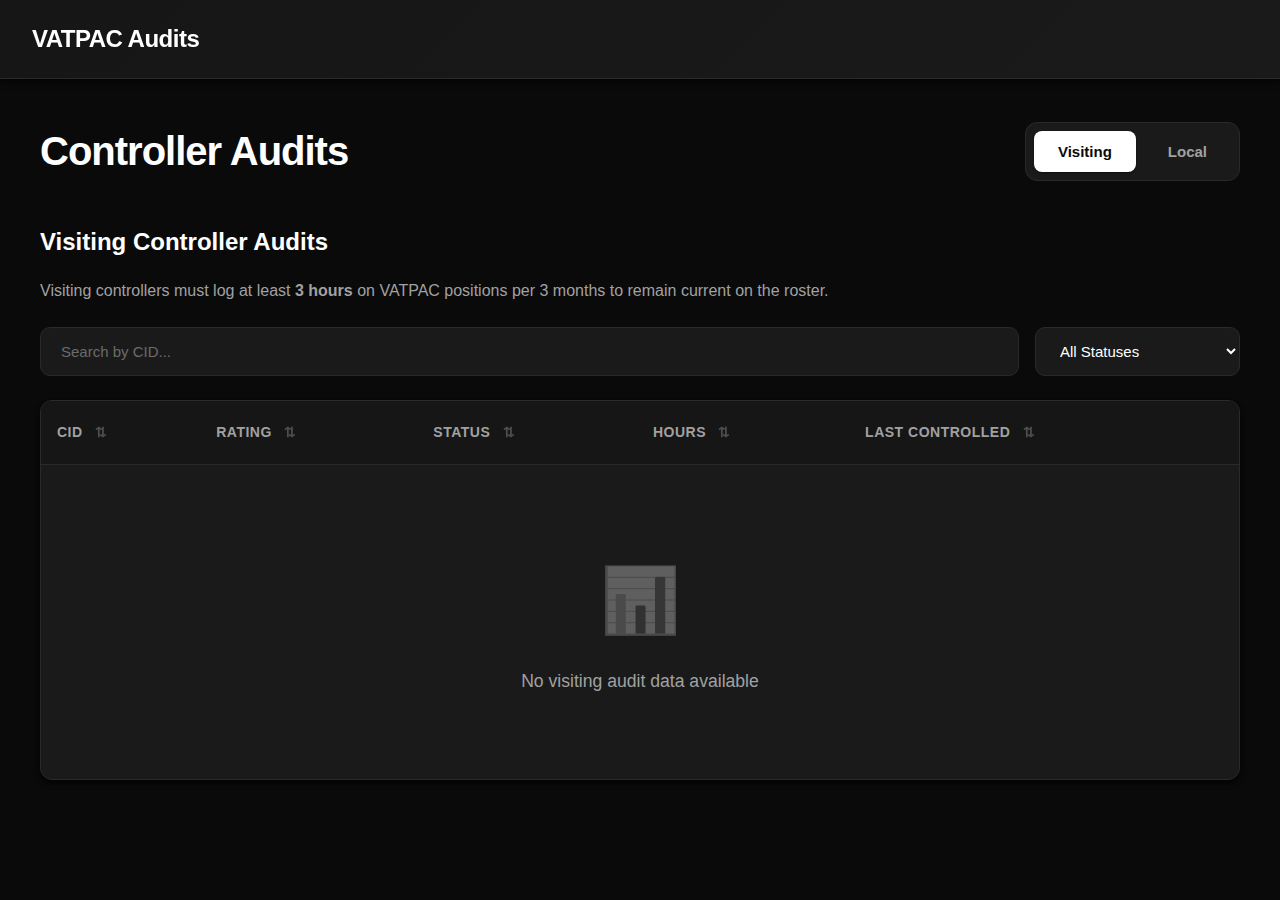
<file: index.html>
<!DOCTYPE html>
<html lang="en">
<head>
  <meta charset="UTF-8">
  <meta name="viewport" content="width=device-width, initial-scale=1.0">
  <meta name="description" content="VATPAC Controller Audits - Monitor VATSIM controller activity requirements">
  <meta http-equiv="Cache-Control" content="no-cache, no-store, must-revalidate">
  <meta http-equiv="Pragma" content="no-cache">
  <meta http-equiv="Expires" content="0">
  <title>VATPAC Controller Audits</title>
  <link rel="stylesheet" href="css/style.css?v=5">
</head>
<body>
  <!-- Navigation -->
  <nav class="navbar">
    <a href="index.html" class="nav-brand">VATPAC Audits</a>
  </nav>

  <!-- Main Content -->
  <main class="container">
    <div class="page-header">
      <h1>Controller Audits</h1>
      <div class="tab-switcher">
        <button class="tab-btn active" data-tab="visiting">Visiting</button>
        <button class="tab-btn" data-tab="local">Local</button>
      </div>
    </div>

    <!-- Visiting Audit Tab -->
    <section id="visitingTab" class="audit-tab active">
      <h2 style="color: var(--text-primary); margin-bottom: 1rem; font-size: 1.5rem;">Visiting Controller Audits</h2>
      <p style="color: var(--text-secondary); margin-bottom: 1.5rem;">
        Visiting controllers must log at least <strong>3 hours</strong> on VATPAC positions per 3 months to remain current on the roster.
      </p>

      <div class="table-controls">
        <input
          type="search"
          id="visitingSearch"
          placeholder="Search by CID..."
          aria-label="Search visiting audits"
        >
        <select id="visitingFilter" aria-label="Filter by status">
          <option value="all">All Statuses</option>
          <option value="pending">Pending</option>
          <option value="requirement-not-met">Requirement Not Met</option>
          <option value="requirement-met">Requirement Met</option>
        </select>
      </div>

      <div class="table-wrapper">
        <table class="data-table">
          <thead>
            <tr>
              <th data-sort="cid">CID</th>
              <th data-sort="rating">Rating</th>
              <th data-sort="status">Status</th>
              <th data-sort="hours">Hours</th>
              <th data-sort="lastControlled">Last Controlled</th>
            </tr>
          </thead>
          <tbody id="visitingTableBody">
            <tr>
              <td colspan="5" style="text-align: center;">
                <div class="empty-state">
                  <div class="empty-state-icon">⏳</div>
                  <p>Loading audit data...</p>
                </div>
              </td>
            </tr>
          </tbody>
        </table>
      </div>
      
      <div class="pagination" id="visitingPagination" style="display: none;">
        <button class="pagination-btn" id="visitingPrevBtn">← Previous</button>
        <div class="pagination-info" id="visitingPageInfo">Page 1 of 1</div>
        <button class="pagination-btn" id="visitingNextBtn">Next →</button>
      </div>
    </section>

    <!-- Local Audit Tab -->
    <section id="localTab" class="audit-tab">
      <h2 style="color: var(--text-primary); margin-bottom: 1rem; font-size: 1.5rem;">Local Controller Audits</h2>
      <p style="color: var(--text-secondary); margin-bottom: 1.5rem;">
        Local controllers must log at least <strong>one session per 12 months</strong> on VATPAC positions to remain current on the roster.
      </p>

      <div class="table-controls">
        <input
          type="search"
          id="localSearch"
          placeholder="Search by CID..."
          aria-label="Search local audits"
        >
        <select id="localFilter" aria-label="Filter by status">
          <option value="all">All Statuses</option>
          <option value="pending">Pending</option>
          <option value="requirement-not-met">Requirement Not Met</option>
          <option value="requirement-met">Requirement Met</option>
          <option value="not-division-member">Not Division Member</option>
        </select>
      </div>

      <div class="table-wrapper">
        <table class="data-table">
          <thead>
            <tr>
              <th data-sort="cid">CID</th>
              <th data-sort="rating">Rating</th>
              <th data-sort="status">Status</th>
              <th data-sort="hours">Hours</th>
              <th data-sort="lastControlled">Last Controlled</th>
            </tr>
          </thead>
          <tbody id="localTableBody">
            <tr>
              <td colspan="5" style="text-align: center;">
                <div class="empty-state">
                  <div class="empty-state-icon">⏳</div>
                  <p>Loading audit data...</p>
                </div>
              </td>
            </tr>
          </tbody>
        </table>
      </div>
      
      <div class="pagination" id="localPagination" style="display: none;">
        <button class="pagination-btn" id="localPrevBtn">← Previous</button>
        <div class="pagination-info" id="localPageInfo">Page 1 of 1</div>
        <button class="pagination-btn" id="localNextBtn">Next →</button>
      </div>
    </section>
  </main>

  <!-- JavaScript Modules -->
  <script type="module" src="js/audit.js?v=4"></script>
</body>
</html>
</file>
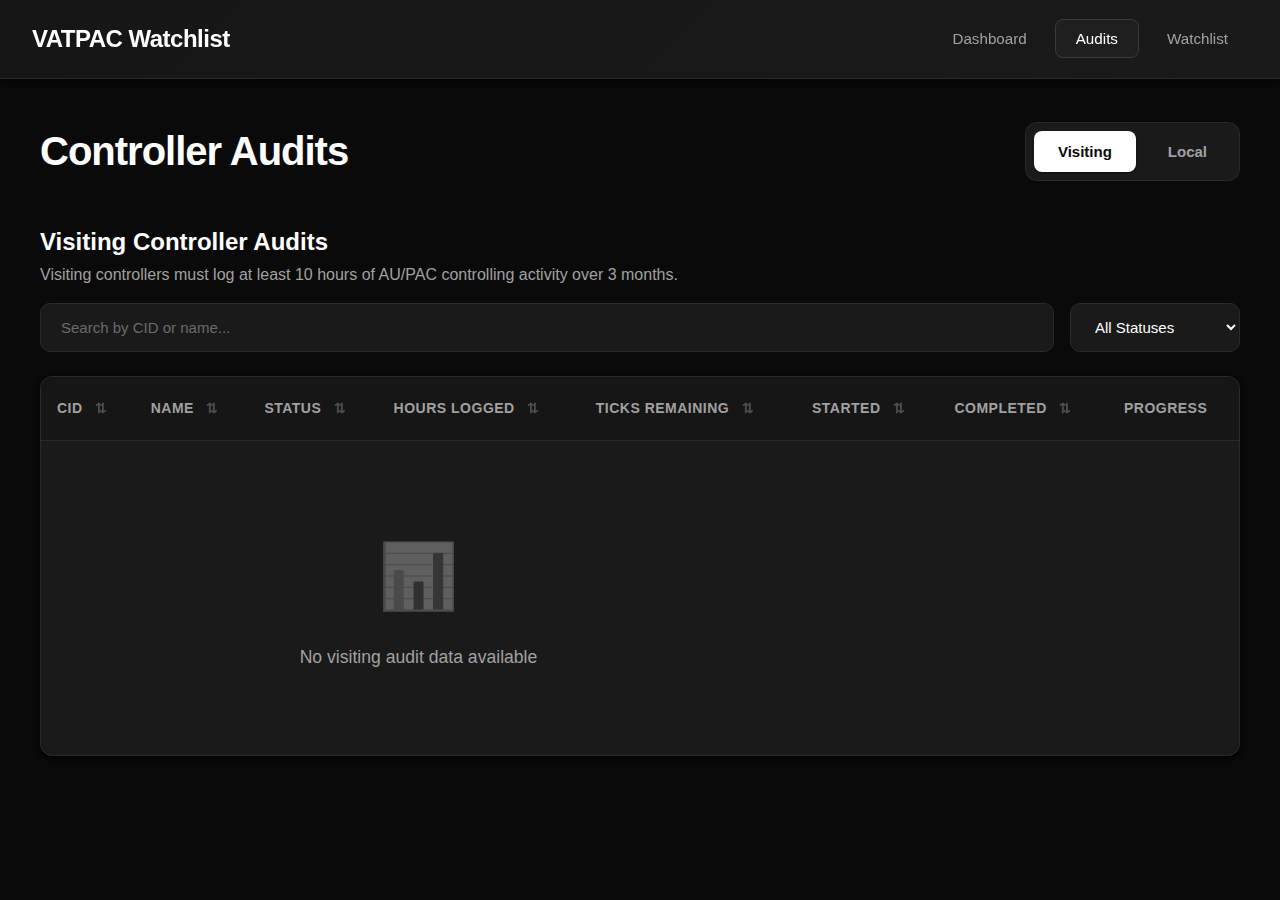
<file: audit.html>
<!DOCTYPE html>
<html lang="en">
<head>
  <meta charset="UTF-8">
  <meta name="viewport" content="width=device-width, initial-scale=1.0">
  <meta name="description" content="VATPAC Controller Audit Results - View visiting and local controller activity">
  <title>VATPAC Watchlist - Audit Results</title>
  <link rel="stylesheet" href="css/style.css">
</head>
<body>
  <!-- Navigation -->
  <nav class="navbar">
    <a href="index.html" class="nav-brand">VATPAC Watchlist</a>
    <ul class="nav-menu">
      <li><a href="index.html">Dashboard</a></li>
      <li><a href="audit.html" class="active">Audits</a></li>
      <li><a href="watchlist.html">Watchlist</a></li>
    </ul>
  </nav>

  <!-- Main Content -->
  <main class="container">
    <div class="page-header">
      <h1>Controller Audits</h1>
      <div class="tab-switcher">
        <button class="tab-btn active" data-tab="visiting">Visiting</button>
        <button class="tab-btn" data-tab="local">Local</button>
      </div>
    </div>

    <!-- Visiting Audit Tab -->
    <section id="visitingTab" class="audit-tab active">
      <h2>Visiting Controller Audits</h2>
      <p style="color: var(--text-secondary); margin-bottom: 1rem;">
        Visiting controllers must log at least 10 hours of AU/PAC controlling activity over 3 months.
      </p>

      <div class="table-controls">
        <input
          type="search"
          id="visitingSearch"
          placeholder="Search by CID or name..."
          aria-label="Search visiting audits"
        >
        <select id="visitingFilter" aria-label="Filter by status">
          <option value="all">All Statuses</option>
          <option value="active">Active Only</option>
          <option value="completed">Completed Only</option>
          <option value="pending">Pending Only</option>
        </select>
      </div>

      <div class="table-wrapper">
        <table class="data-table">
          <thead>
            <tr>
              <th data-sort="cid">CID</th>
              <th data-sort="name">Name</th>
              <th data-sort="status">Status</th>
              <th data-sort="hours">Hours Logged</th>
              <th data-sort="ticks">Ticks Remaining</th>
              <th data-sort="started">Started</th>
              <th data-sort="completed">Completed</th>
              <th>Progress</th>
            </tr>
          </thead>
          <tbody id="visitingTableBody">
            <!-- Dynamically populated by audit.js -->
            <tr>
              <td colspan="8" style="text-align: center;">
                <div class="empty-state">
                  <div class="empty-state-icon">⏳</div>
                  <p>Loading...</p>
                </div>
              </td>
            </tr>
          </tbody>
        </table>
      </div>
    </section>

    <!-- Local Audit Tab -->
    <section id="localTab" class="audit-tab">
      <h2>Local Controller Audits</h2>
      <p style="color: var(--text-secondary); margin-bottom: 1rem;">
        Local controllers must log at least 15 hours of AU/PAC controlling activity over 3 months.
      </p>

      <div class="table-controls">
        <input
          type="search"
          id="localSearch"
          placeholder="Search by CID or name..."
          aria-label="Search local audits"
        >
        <select id="localFilter" aria-label="Filter by status">
          <option value="all">All Statuses</option>
          <option value="active">Active Only</option>
          <option value="completed">Completed Only</option>
          <option value="pending">Pending Only</option>
        </select>
      </div>

      <div class="table-wrapper">
        <table class="data-table">
          <thead>
            <tr>
              <th data-sort="cid">CID</th>
              <th data-sort="name">Name</th>
              <th data-sort="status">Status</th>
              <th data-sort="hours">Hours Logged</th>
              <th data-sort="ticks">Ticks Remaining</th>
              <th data-sort="started">Started</th>
              <th data-sort="completed">Completed</th>
              <th>Progress</th>
            </tr>
          </thead>
          <tbody id="localTableBody">
            <!-- Dynamically populated by audit.js -->
            <tr>
              <td colspan="8" style="text-align: center;">
                <div class="empty-state">
                  <div class="empty-state-icon">⏳</div>
                  <p>Loading...</p>
                </div>
              </td>
            </tr>
          </tbody>
        </table>
      </div>
    </section>
  </main>

  <!-- JavaScript Modules -->
  <script type="module" src="js/audit.js"></script>
</body>
</html>
</file>
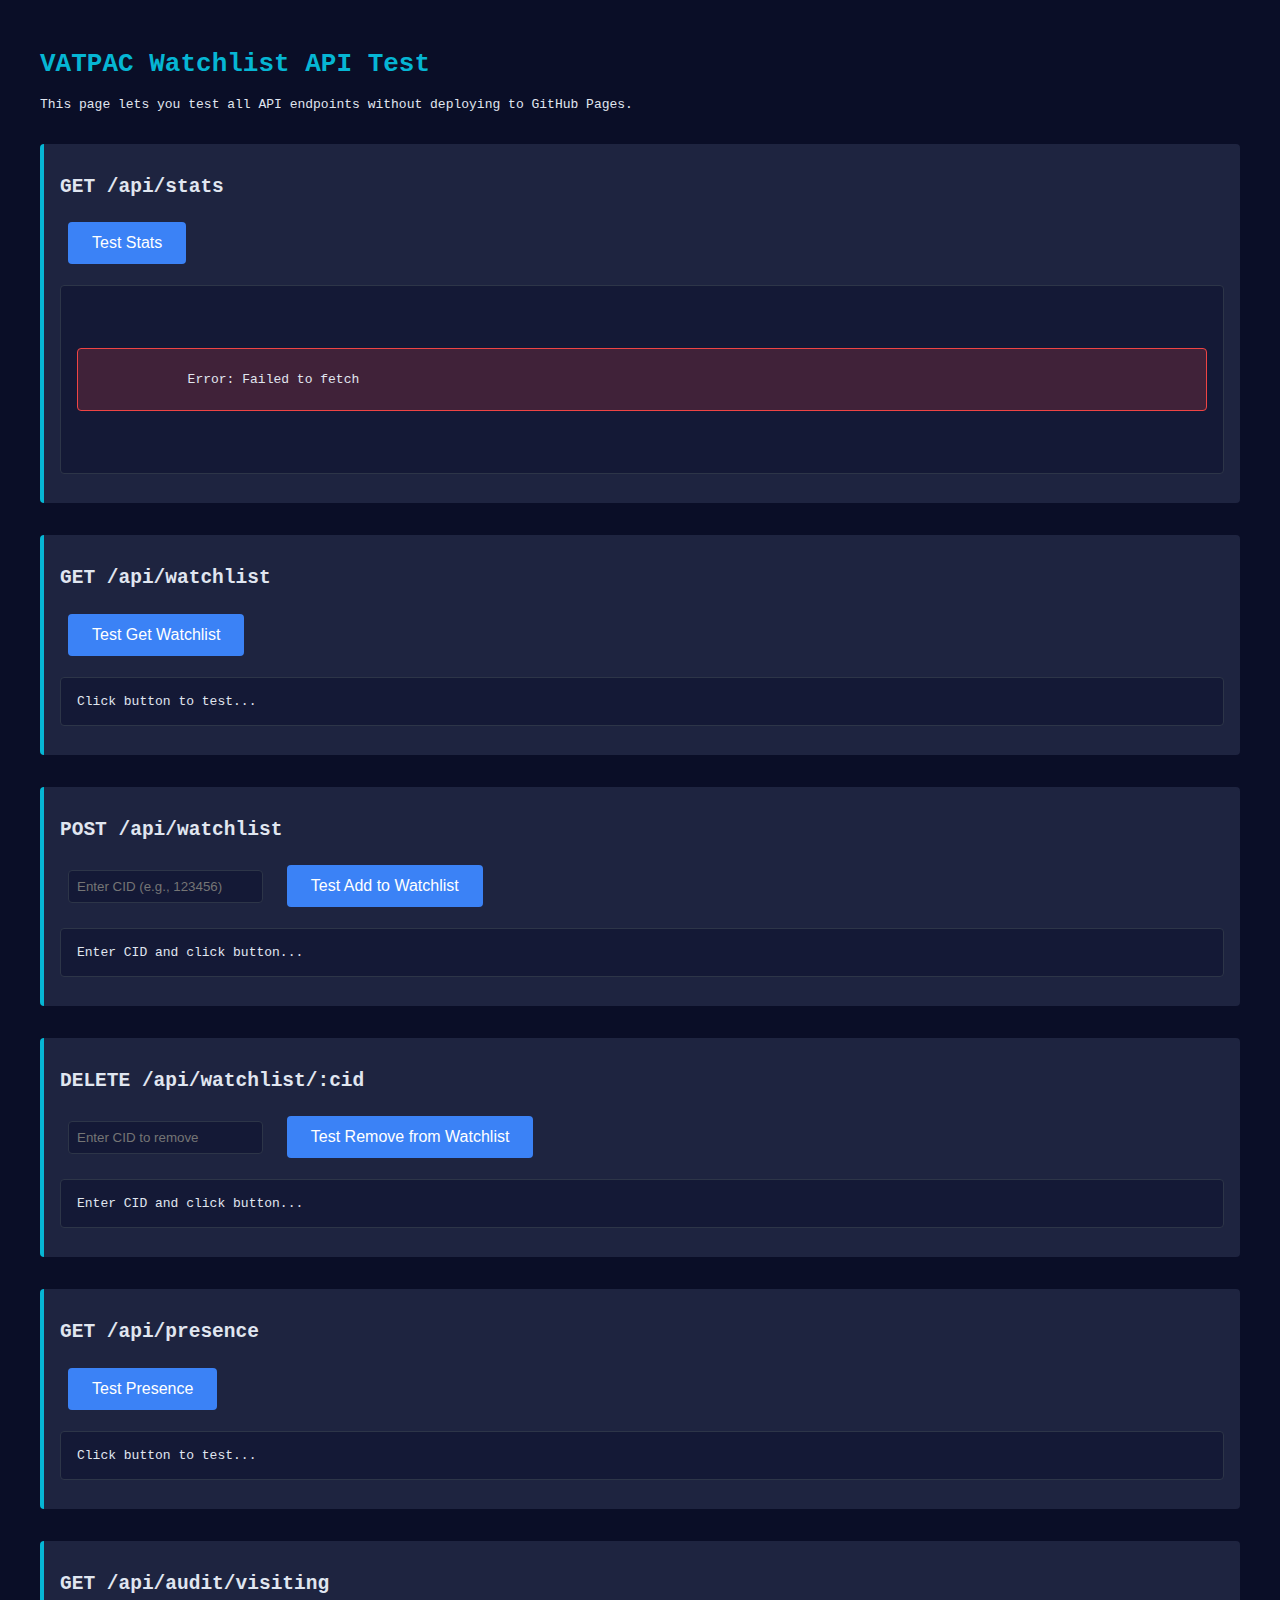
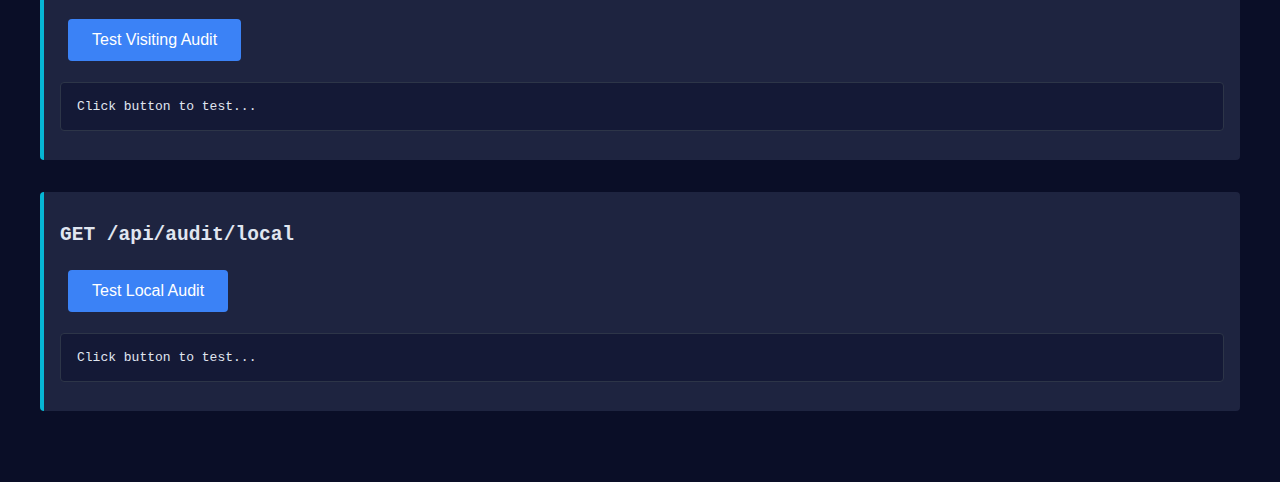
<file: test.html>
<!DOCTYPE html>
<html lang="en">
<head>
  <meta charset="UTF-8">
  <meta name="viewport" content="width=device-width, initial-scale=1.0">
  <title>API Test Page</title>
  <style>
    body {
      font-family: monospace;
      background: #0a0e27;
      color: #e0e6f0;
      padding: 2rem;
      max-width: 1200px;
      margin: 0 auto;
    }
    h1 { color: #06b6d4; }
    button {
      background: #3b82f6;
      color: white;
      border: none;
      padding: 0.75rem 1.5rem;
      margin: 0.5rem;
      border-radius: 4px;
      cursor: pointer;
      font-size: 1rem;
    }
    button:hover { background: #2563eb; }
    pre {
      background: #141936;
      padding: 1rem;
      border-radius: 4px;
      overflow-x: auto;
      border: 1px solid #2d3548;
    }
    .endpoint {
      margin: 2rem 0;
      padding: 1rem;
      background: #1e2440;
      border-radius: 4px;
      border-left: 4px solid #06b6d4;
    }
    .status {
      padding: 0.5rem 1rem;
      margin: 1rem 0;
      border-radius: 4px;
    }
    .success { background: rgba(16, 185, 129, 0.2); border: 1px solid #10b981; }
    .error { background: rgba(239, 68, 68, 0.2); border: 1px solid #ef4444; }
    input {
      background: #141936;
      color: #e0e6f0;
      border: 1px solid #2d3548;
      padding: 0.5rem;
      border-radius: 4px;
      margin: 0.5rem;
    }
  </style>
</head>
<body>
  <h1>VATPAC Watchlist API Test</h1>
  <p>This page lets you test all API endpoints without deploying to GitHub Pages.</p>

  <div class="endpoint">
    <h2>GET /api/stats</h2>
    <button onclick="testStats()">Test Stats</button>
    <pre id="statsResult">Click button to test...</pre>
  </div>

  <div class="endpoint">
    <h2>GET /api/watchlist</h2>
    <button onclick="testGetWatchlist()">Test Get Watchlist</button>
    <pre id="watchlistResult">Click button to test...</pre>
  </div>

  <div class="endpoint">
    <h2>POST /api/watchlist</h2>
    <input type="text" id="addCid" placeholder="Enter CID (e.g., 123456)">
    <button onclick="testAddWatchlist()">Test Add to Watchlist</button>
    <pre id="addResult">Enter CID and click button...</pre>
  </div>

  <div class="endpoint">
    <h2>DELETE /api/watchlist/:cid</h2>
    <input type="text" id="deleteCid" placeholder="Enter CID to remove">
    <button onclick="testDeleteWatchlist()">Test Remove from Watchlist</button>
    <pre id="deleteResult">Enter CID and click button...</pre>
  </div>

  <div class="endpoint">
    <h2>GET /api/presence</h2>
    <button onclick="testPresence()">Test Presence</button>
    <pre id="presenceResult">Click button to test...</pre>
  </div>

  <div class="endpoint">
    <h2>GET /api/audit/visiting</h2>
    <button onclick="testVisitingAudit()">Test Visiting Audit</button>
    <pre id="visitingResult">Click button to test...</pre>
  </div>

  <div class="endpoint">
    <h2>GET /api/audit/local</h2>
    <button onclick="testLocalAudit()">Test Local Audit</button>
    <pre id="localResult">Click button to test...</pre>
  </div>

  <script>
    const API_BASE = 'https://vatsimactivitybot.therealleviticus.workers.dev/api';

    async function testEndpoint(method, path, body = null, resultId) {
      const resultEl = document.getElementById(resultId);
      resultEl.textContent = 'Loading...';

      try {
        const options = {
          method,
          headers: {
            'Content-Type': 'application/json'
          }
        };

        if (body) {
          options.body = JSON.stringify(body);
        }

        const response = await fetch(`${API_BASE}${path}`, options);
        const data = await response.json();

        const statusClass = response.ok ? 'success' : 'error';
        resultEl.innerHTML = `
          <div class="status ${statusClass}">
            Status: ${response.status} ${response.statusText}
          </div>
          ${JSON.stringify(data, null, 2)}
        `;
      } catch (error) {
        resultEl.innerHTML = `
          <div class="status error">
            Error: ${error.message}
          </div>
        `;
      }
    }

    function testStats() {
      testEndpoint('GET', '/stats', null, 'statsResult');
    }

    function testGetWatchlist() {
      testEndpoint('GET', '/watchlist', null, 'watchlistResult');
    }

    function testAddWatchlist() {
      const cid = document.getElementById('addCid').value.trim();
      if (!cid) {
        alert('Please enter a CID');
        return;
      }
      testEndpoint('POST', '/watchlist', { cid }, 'addResult');
    }

    function testDeleteWatchlist() {
      const cid = document.getElementById('deleteCid').value.trim();
      if (!cid) {
        alert('Please enter a CID');
        return;
      }
      testEndpoint('DELETE', `/watchlist/${cid}`, null, 'deleteResult');
    }

    function testPresence() {
      testEndpoint('GET', '/presence', null, 'presenceResult');
    }

    function testVisitingAudit() {
      testEndpoint('GET', '/audit/visiting', null, 'visitingResult');
    }

    function testLocalAudit() {
      testEndpoint('GET', '/audit/local', null, 'localResult');
    }

    // Auto-test stats on load
    window.addEventListener('DOMContentLoaded', () => {
      testStats();
    });
  </script>
</body>
</html>
</file>
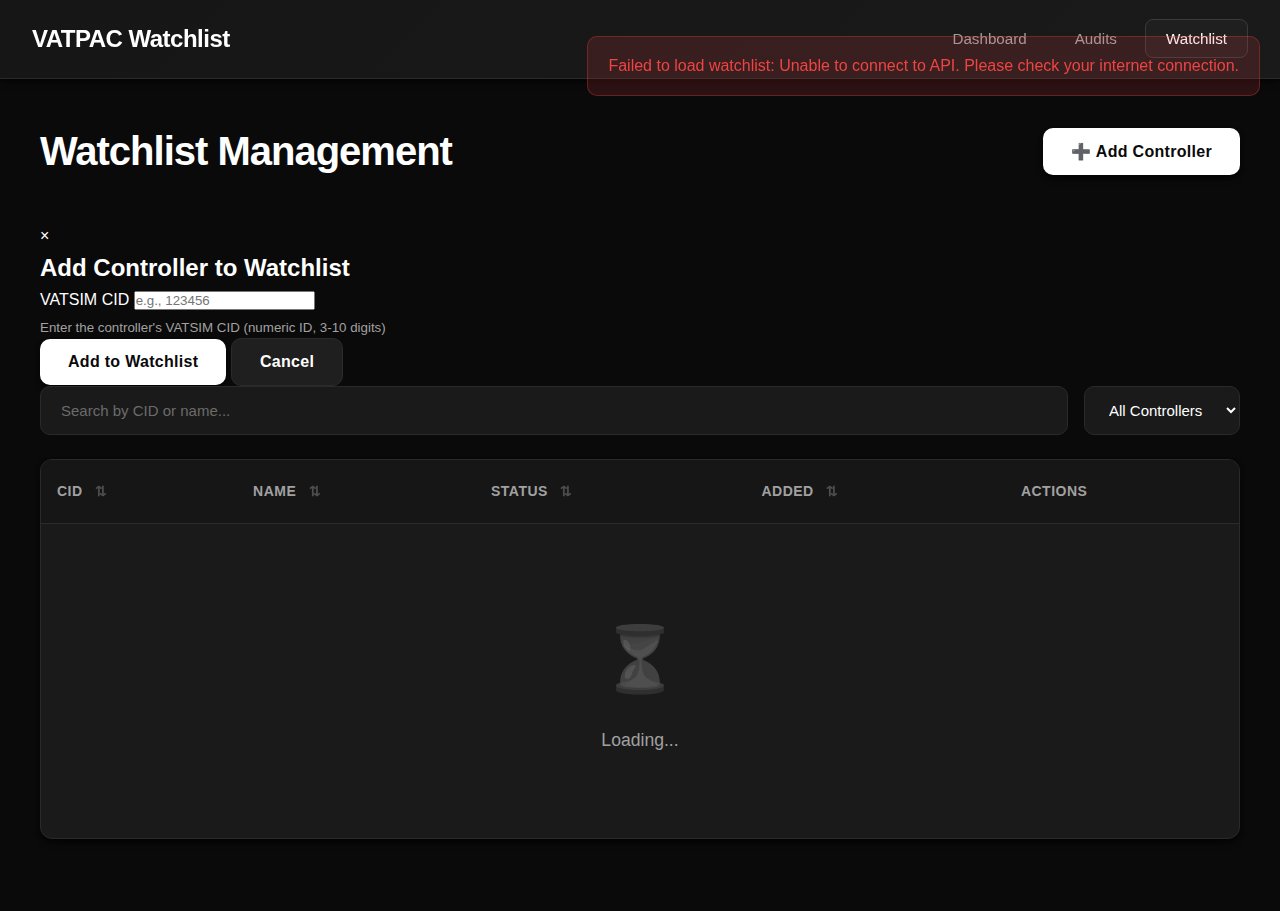
<file: watchlist.html>
<!DOCTYPE html>
<html lang="en">
<head>
  <meta charset="UTF-8">
  <meta name="viewport" content="width=device-width, initial-scale=1.0">
  <meta name="description" content="VATPAC Watchlist Management - Add and remove controllers">
  <title>VATPAC Watchlist - Manage Watchlist</title>
  <link rel="stylesheet" href="css/style.css">
</head>
<body>
  <!-- Navigation -->
  <nav class="navbar">
    <a href="index.html" class="nav-brand">VATPAC Watchlist</a>
    <ul class="nav-menu">
      <li><a href="index.html">Dashboard</a></li>
      <li><a href="audit.html">Audits</a></li>
      <li><a href="watchlist.html" class="active">Watchlist</a></li>
    </ul>
  </nav>

  <!-- Main Content -->
  <main class="container">
    <div class="page-header">
      <h1>Watchlist Management</h1>
      <button class="btn-primary" id="addControllerBtn">
        ➕ Add Controller
      </button>
    </div>

    <!-- Add Controller Modal -->
    <div id="addModal" class="modal">
      <div class="modal-content">
        <span class="close">&times;</span>
        <h2>Add Controller to Watchlist</h2>
        <form id="addControllerForm">
          <div class="form-group">
            <label for="cidInput">VATSIM CID</label>
            <input
              type="text"
              id="cidInput"
              placeholder="e.g., 123456"
              required
              pattern="\d{3,10}"
              title="Enter a valid VATSIM CID (3-10 digits)"
              autocomplete="off"
            >
            <small style="color: var(--text-secondary); margin-top: 0.25rem; display: block;">
              Enter the controller's VATSIM CID (numeric ID, 3-10 digits)
            </small>
          </div>
          <div class="form-actions">
            <button type="submit" class="btn-primary">Add to Watchlist</button>
            <button type="button" class="btn-secondary" id="cancelBtn">Cancel</button>
          </div>
        </form>
        <div id="addStatus"></div>
      </div>
    </div>

    <!-- Search and Filter -->
    <div class="table-controls">
      <input
        type="search"
        id="watchlistSearch"
        placeholder="Search by CID or name..."
        aria-label="Search watchlist"
      >
      <select id="statusFilter" aria-label="Filter by status">
        <option value="all">All Controllers</option>
        <option value="online">Online Only</option>
        <option value="offline">Offline Only</option>
      </select>
    </div>

    <!-- Watchlist Table -->
    <div class="table-wrapper">
      <table class="data-table">
        <thead>
          <tr>
            <th data-sort="cid">CID</th>
            <th data-sort="name">Name</th>
            <th data-sort="status">Status</th>
            <th data-sort="added">Added</th>
            <th>Actions</th>
          </tr>
        </thead>
        <tbody id="watchlistTableBody">
          <!-- Dynamically populated by watchlist.js -->
          <tr>
            <td colspan="5" style="text-align: center;">
              <div class="empty-state">
                <div class="empty-state-icon">⏳</div>
                <p>Loading...</p>
              </div>
            </td>
          </tr>
        </tbody>
      </table>
    </div>
  </main>

  <!-- JavaScript Modules -->
  <script type="module" src="js/watchlist.js"></script>
</body>
</html>
</file>
<file: css/style.css>
/* VATPAC Controller Audits - Sleek Black/Grey Dark Mode */

:root {
  /* Pure dark backgrounds - black/grey palette */
  --bg-primary: #0a0a0a;
  --bg-secondary: #161616;
  --bg-tertiary: #1f1f1f;
  --bg-card: #1a1a1a;
  --bg-hover: #252525;

  /* Monochrome text colors */
  --text-primary: #ffffff;
  --text-secondary: #a1a1a1;
  --text-muted: #6b6b6b;

  /* Subtle accent colors - minimal color, mostly grey */
  --accent-primary: #ffffff;
  --accent-secondary: #d4d4d4;
  --accent-muted: #737373;
  --accent-green: #22c55e;
  --accent-red: #ef4444;
  --accent-yellow: #eab308;
  --accent-orange: #f97316;

  /* Borders - subtle greys */
  --border-color: #2a2a2a;
  --border-light: #3a3a3a;
  --border-focus: #4a4a4a;

  /* Shadows for depth */
  --shadow-sm: 0 1px 2px 0 rgba(0, 0, 0, 0.5);
  --shadow-md: 0 4px 6px -1px rgba(0, 0, 0, 0.6), 0 2px 4px -1px rgba(0, 0, 0, 0.4);
  --shadow-lg: 0 10px 15px -3px rgba(0, 0, 0, 0.7), 0 4px 6px -2px rgba(0, 0, 0, 0.5);
  --shadow-xl: 0 20px 25px -5px rgba(0, 0, 0, 0.8), 0 10px 10px -5px rgba(0, 0, 0, 0.6);

  /* Hover highlights - subtle grey */
  --hover-overlay: rgba(255, 255, 255, 0.05);
}

* {
  margin: 0;
  padding: 0;
  box-sizing: border-box;
}

body {
  font-family: 'Inter', -apple-system, BlinkMacSystemFont, 'Segoe UI', Roboto, sans-serif;
  background-color: var(--bg-primary);
  color: var(--text-primary);
  line-height: 1.6;
  min-height: 100vh;
  -webkit-font-smoothing: antialiased;
  -moz-osx-font-smoothing: grayscale;
}

/* Navbar - Sleek black with subtle gradient */
.navbar {
  background: linear-gradient(135deg, var(--bg-secondary) 0%, var(--bg-card) 100%);
  padding: 1.25rem 2rem;
  border-bottom: 1px solid var(--border-color);
  display: flex;
  justify-content: space-between;
  align-items: center;
  position: sticky;
  top: 0;
  z-index: 100;
  backdrop-filter: blur(10px);
  box-shadow: var(--shadow-md);
}

.nav-brand {
  font-size: 1.5rem;
  font-weight: 700;
  color: var(--text-primary);
  text-decoration: none;
  letter-spacing: -0.5px;
}

.nav-menu {
  list-style: none;
  display: flex;
  gap: 0.5rem;
}

.nav-menu a {
  color: var(--text-secondary);
  text-decoration: none;
  padding: 0.625rem 1.25rem;
  border-radius: 8px;
  transition: all 0.2s ease;
  font-weight: 500;
  font-size: 0.95rem;
}

.nav-menu a:hover {
  background-color: var(--hover-overlay);
  color: var(--text-primary);
}

.nav-menu a.active {
  background-color: var(--bg-tertiary);
  color: var(--text-primary);
  border: 1px solid var(--border-light);
}

/* Container */
.container {
  max-width: 1600px;
  margin: 0 auto;
  padding: 2.5rem;
}

.page-header {
  margin-bottom: 2.5rem;
  display: flex;
  justify-content: space-between;
  align-items: center;
}

.page-header h1 {
  font-size: 2.5rem;
  font-weight: 700;
  color: var(--text-primary);
  letter-spacing: -1px;
}

/* Stats Grid - Minimalist cards */
.stats-grid {
  display: grid;
  grid-template-columns: repeat(auto-fit, minmax(280px, 1fr));
  gap: 1.5rem;
  margin-bottom: 3rem;
}

.stat-card {
  background-color: var(--bg-card);
  padding: 2rem;
  border-radius: 12px;
  border: 1px solid var(--border-color);
  text-align: center;
  transition: all 0.3s ease;
  box-shadow: var(--shadow-sm);
  position: relative;
  overflow: hidden;
}

.stat-card::before {
  content: '';
  position: absolute;
  top: 0;
  left: 0;
  right: 0;
  height: 3px;
  background: linear-gradient(90deg, var(--text-primary), var(--text-secondary));
  opacity: 0;
  transition: opacity 0.3s ease;
}

.stat-card:hover {
  transform: translateY(-4px);
  border-color: var(--border-light);
  box-shadow: var(--shadow-lg);
  background-color: var(--bg-hover);
}

.stat-card:hover::before {
  opacity: 1;
}

.stat-card h3 {
  color: var(--text-secondary);
  font-size: 0.875rem;
  margin-bottom: 0.75rem;
  text-transform: uppercase;
  letter-spacing: 1.5px;
  font-weight: 600;
}

.stat-value {
  font-size: 3rem;
  font-weight: 700;
  color: var(--text-primary);
  margin: 0;
  line-height: 1;
}

/* Section Headers */
.presence-section h2,
.recent-activity h2 {
  color: var(--text-primary);
  margin-bottom: 1.5rem;
  font-size: 1.75rem;
  font-weight: 700;
  letter-spacing: -0.5px;
}

/* Tables - Clean black design */
.table-wrapper {
  background-color: var(--bg-card);
  border-radius: 12px;
  overflow: hidden;
  border: 1px solid var(--border-color);
  margin-bottom: 2rem;
  box-shadow: var(--shadow-md);
}

.data-table {
  width: 100%;
  border-collapse: collapse;
}

.data-table thead {
  background-color: var(--bg-secondary);
}

.data-table th {
  padding: 1.25rem 1rem;
  text-align: left;
  font-weight: 600;
  color: var(--text-secondary);
  border-bottom: 1px solid var(--border-color);
  cursor: pointer;
  user-select: none;
  position: relative;
  font-size: 0.875rem;
  text-transform: uppercase;
  letter-spacing: 0.5px;
  transition: all 0.2s ease;
}

.data-table th:hover {
  background-color: var(--hover-overlay);
  color: var(--text-primary);
}

.data-table th.sortable::after {
  content: ' ⇅';
  opacity: 0.4;
  margin-left: 0.5rem;
}

.data-table td {
  padding: 1.25rem 1rem;
  border-bottom: 1px solid var(--border-color);
  color: var(--text-primary);
}

.data-table tbody tr {
  transition: all 0.2s ease;
}

.data-table tbody tr:hover {
  background-color: var(--hover-overlay);
}

.data-table tbody tr:last-child td {
  border-bottom: none;
}

/* Badges - Minimalist pill design */
.badge {
  display: inline-block;
  padding: 0.375rem 0.875rem;
  border-radius: 999px;
  font-size: 0.8125rem;
  font-weight: 600;
  letter-spacing: 0.3px;
  min-width: 65px;
  text-align: center;
}

.badge-success {
  background-color: rgba(34, 197, 94, 0.15);
  color: var(--accent-green);
  border: 1px solid rgba(34, 197, 94, 0.3);
}

.badge-danger {
  background-color: rgba(239, 68, 68, 0.15);
  color: var(--accent-red);
  border: 1px solid rgba(239, 68, 68, 0.3);
}

.badge-info {
  background-color: rgba(255, 255, 255, 0.1);
  color: var(--text-primary);
  border: 1px solid var(--border-light);
}

.badge-warning {
  background-color: rgba(234, 179, 8, 0.15);
  color: var(--accent-yellow);
  border: 1px solid rgba(234, 179, 8, 0.3);
}

.badge-secondary {
  background-color: var(--bg-tertiary);
  color: var(--text-secondary);
  border: 1px solid var(--border-color);
}

.badge-purple {
  background-color: rgba(168, 85, 247, 0.15);
  color: #a855f7;
  border: 1px solid rgba(168, 85, 247, 0.3);
}

/* Rating badges */
.badge-rating-student {
  background-color: rgba(234, 179, 8, 0.15);
  color: #eab308;
  border: 1px solid rgba(234, 179, 8, 0.3);
}

.badge-rating-controller {
  background-color: rgba(34, 197, 94, 0.15);
  color: var(--accent-green);
  border: 1px solid rgba(34, 197, 94, 0.3);
}

.badge-rating-instructor {
  background-color: rgba(96, 165, 250, 0.15);
  color: #60a5fa;
  border: 1px solid rgba(96, 165, 250, 0.3);
}

.badge-rating-admin {
  background-color: rgba(168, 85, 247, 0.15);
  color: #a855f7;
  border: 1px solid rgba(168, 85, 247, 0.3);
}

/* Audit row styling - removed background highlights for cleaner look */

/* Buttons - Minimal grey design */
.btn-primary,
.btn-secondary,
.btn-danger {
  padding: 0.875rem 1.75rem;
  border: none;
  border-radius: 10px;
  font-size: 1rem;
  cursor: pointer;
  transition: all 0.3s ease;
  font-weight: 600;
  letter-spacing: 0.3px;
}

.btn-primary {
  background-color: var(--text-primary);
  color: var(--bg-primary);
  box-shadow: var(--shadow-md);
}

.btn-primary:hover {
  transform: translateY(-2px);
  box-shadow: var(--shadow-lg);
  background-color: var(--accent-secondary);
}

.btn-secondary {
  background-color: var(--bg-tertiary);
  color: var(--text-primary);
  border: 1px solid var(--border-color);
}

.btn-secondary:hover {
  background-color: var(--bg-hover);
  border-color: var(--border-light);
}

.btn-danger {
  background-color: var(--accent-red);
  color: white;
  box-shadow: var(--shadow-md);
}

.btn-danger:hover {
  transform: translateY(-2px);
  box-shadow: var(--shadow-lg);
  filter: brightness(1.1);
}

.btn-sm {
  padding: 0.5rem 1rem;
  font-size: 0.875rem;
}

/* Progress Bar - Clean grey design */
.progress-bar {
  position: relative;
  width: 100%;
  height: 28px;
  background-color: var(--bg-tertiary);
  border-radius: 14px;
  overflow: hidden;
  border: 1px solid var(--border-color);
  box-shadow: inset 0 2px 4px rgba(0, 0, 0, 0.3);
}

.progress-fill {
  height: 100%;
  background: linear-gradient(90deg, var(--text-primary) 0%, var(--accent-secondary) 100%);
  transition: width 0.3s ease;
  position: relative;
  box-shadow: inset 0 1px 2px rgba(255, 255, 255, 0.2);
}

.progress-fill.complete {
  background: linear-gradient(90deg, var(--accent-green) 0%, #16a34a 100%);
}

.progress-fill.warning {
  background: linear-gradient(90deg, var(--accent-yellow) 0%, var(--accent-orange) 100%);
}

.progress-text {
  position: absolute;
  top: 50%;
  left: 50%;
  transform: translate(-50%, -50%);
  font-size: 0.8125rem;
  font-weight: 700;
  color: var(--bg-primary);
  text-shadow: 0 1px 2px rgba(0, 0, 0, 0.2);
  z-index: 1;
  letter-spacing: 0.3px;
}

/* Table Controls - Minimal design */
.table-controls {
  display: flex;
  gap: 1rem;
  margin-bottom: 1.5rem;
}

.table-controls input,
.table-controls select {
  padding: 0.875rem 1.25rem;
  background-color: var(--bg-card);
  border: 1px solid var(--border-color);
  border-radius: 10px;
  color: var(--text-primary);
  font-size: 0.9375rem;
  transition: all 0.2s ease;
}

.table-controls input {
  flex: 1;
}

.table-controls input:focus,
.table-controls select:focus {
  outline: none;
  border-color: var(--border-focus);
  background-color: var(--bg-hover);
  box-shadow: 0 0 0 3px rgba(255, 255, 255, 0.05);
}

.table-controls input::placeholder {
  color: var(--text-muted);
}

/* Tabs - Minimal pill design */
.tab-switcher {
  display: flex;
  gap: 0.5rem;
  background-color: var(--bg-card);
  padding: 0.5rem;
  border-radius: 12px;
  border: 1px solid var(--border-color);
}

.tab-btn {
  padding: 0.75rem 1.5rem;
  background-color: transparent;
  color: var(--text-secondary);
  border: none;
  border-radius: 8px;
  cursor: pointer;
  transition: all 0.2s ease;
  font-weight: 600;
  font-size: 0.9375rem;
}

.tab-btn:hover {
  background-color: var(--hover-overlay);
  color: var(--text-primary);
}

.tab-btn.active {
  background-color: var(--text-primary);
  color: var(--bg-primary);
  box-shadow: var(--shadow-sm);
}

.audit-tab {
  display: none;
}

.audit-tab.active {
  display: block;
  animation: fadeIn 0.3s ease;
}

@keyframes fadeIn {
  from { opacity: 0; transform: translateY(10px); }
  to { opacity: 1; transform: translateY(0); }
}

/* Empty State */
.empty-state {
  text-align: center;
  padding: 4rem 2rem;
  color: var(--text-secondary);
  font-size: 1.1rem;
}

.empty-state-icon {
  font-size: 4rem;
  margin-bottom: 1rem;
  opacity: 0.3;
  filter: grayscale(100%);
}

/* Loading Spinner - Clean design */
.loading {
  display: inline-block;
  width: 20px;
  height: 20px;
  border: 3px solid var(--border-color);
  border-top-color: var(--text-primary);
  border-radius: 50%;
  animation: spin 0.8s linear infinite;
}

.loading-overlay {
  position: fixed;
  top: 0;
  left: 0;
  right: 0;
  bottom: 0;
  background-color: rgba(10, 10, 10, 0.95);
  backdrop-filter: blur(8px);
  display: flex;
  flex-direction: column;
  justify-content: center;
  align-items: center;
  z-index: 9999;
}

.loading-overlay .loading {
  width: 60px;
  height: 60px;
  border-width: 5px;
  margin-bottom: 1.5rem;
}

.loading-overlay p {
  color: var(--text-secondary);
  font-size: 1.125rem;
  font-weight: 500;
}

@keyframes spin {
  to { transform: rotate(360deg); }
}

/* Status Messages */
.status-message {
  padding: 1rem 1.25rem;
  border-radius: 10px;
  margin-top: 1rem;
  font-weight: 500;
  border: 1px solid;
}

.status-info {
  background-color: rgba(255, 255, 255, 0.1);
  color: var(--text-primary);
  border-color: var(--border-light);
}

.status-success {
  background-color: rgba(34, 197, 94, 0.15);
  color: var(--accent-green);
  border-color: rgba(34, 197, 94, 0.3);
}

.status-error {
  background-color: rgba(239, 68, 68, 0.15);
  color: var(--accent-red);
  border-color: rgba(239, 68, 68, 0.3);
}

/* Responsive Design */
@media (max-width: 1024px) {
  .container {
    padding: 2rem;
  }

  .stats-grid {
    grid-template-columns: repeat(auto-fit, minmax(240px, 1fr));
  }
}

@media (max-width: 768px) {
  .navbar {
    flex-direction: column;
    gap: 1rem;
    padding: 1rem;
  }

  .nav-menu {
    width: 100%;
    justify-content: center;
  }

  .stats-grid {
    grid-template-columns: 1fr;
  }

  .table-wrapper {
    overflow-x: auto;
  }

  .table-controls {
    flex-direction: column;
  }

  .page-header {
    flex-direction: column;
    align-items: flex-start;
    gap: 1rem;
  }

  .tab-switcher {
    width: 100%;
    flex-direction: column;
  }

  .tab-btn {
    text-align: center;
  }
}

@media (max-width: 480px) {
  .container {
    padding: 1rem;
  }

  .page-header h1 {
    font-size: 2rem;
  }

  .stat-value {
    font-size: 2.5rem;
  }

  .data-table {
    font-size: 0.875rem;
  }

  .data-table th,
  .data-table td {
    padding: 0.75rem 0.5rem;
  }
}
/* Pagination Controls */
.pagination {
  display: flex;
  justify-content: center;
  align-items: center;
  gap: 1.5rem;
  margin-top: 2rem;
  padding: 1.5rem;
  background-color: var(--bg-card);
  border-radius: 12px;
  border: 1px solid var(--border-color);
}

.pagination-btn {
  padding: 0.75rem 1.5rem;
  background-color: var(--bg-secondary);
  color: var(--text-primary);
  border: 1px solid var(--border-light);
  border-radius: 8px;
  font-size: 0.95rem;
  font-weight: 500;
  cursor: pointer;
  transition: all 0.2s ease;
}

.pagination-btn:hover:not(:disabled) {
  background-color: var(--bg-hover);
  border-color: var(--border-focus);
  transform: translateY(-1px);
}

.pagination-btn:active:not(:disabled) {
  transform: translateY(0);
}

.pagination-btn:disabled {
  opacity: 0.4;
  cursor: not-allowed;
}

.pagination-info {
  color: var(--text-secondary);
  font-size: 0.95rem;
  font-weight: 500;
  min-width: 250px;
  text-align: center;
}
</file>
